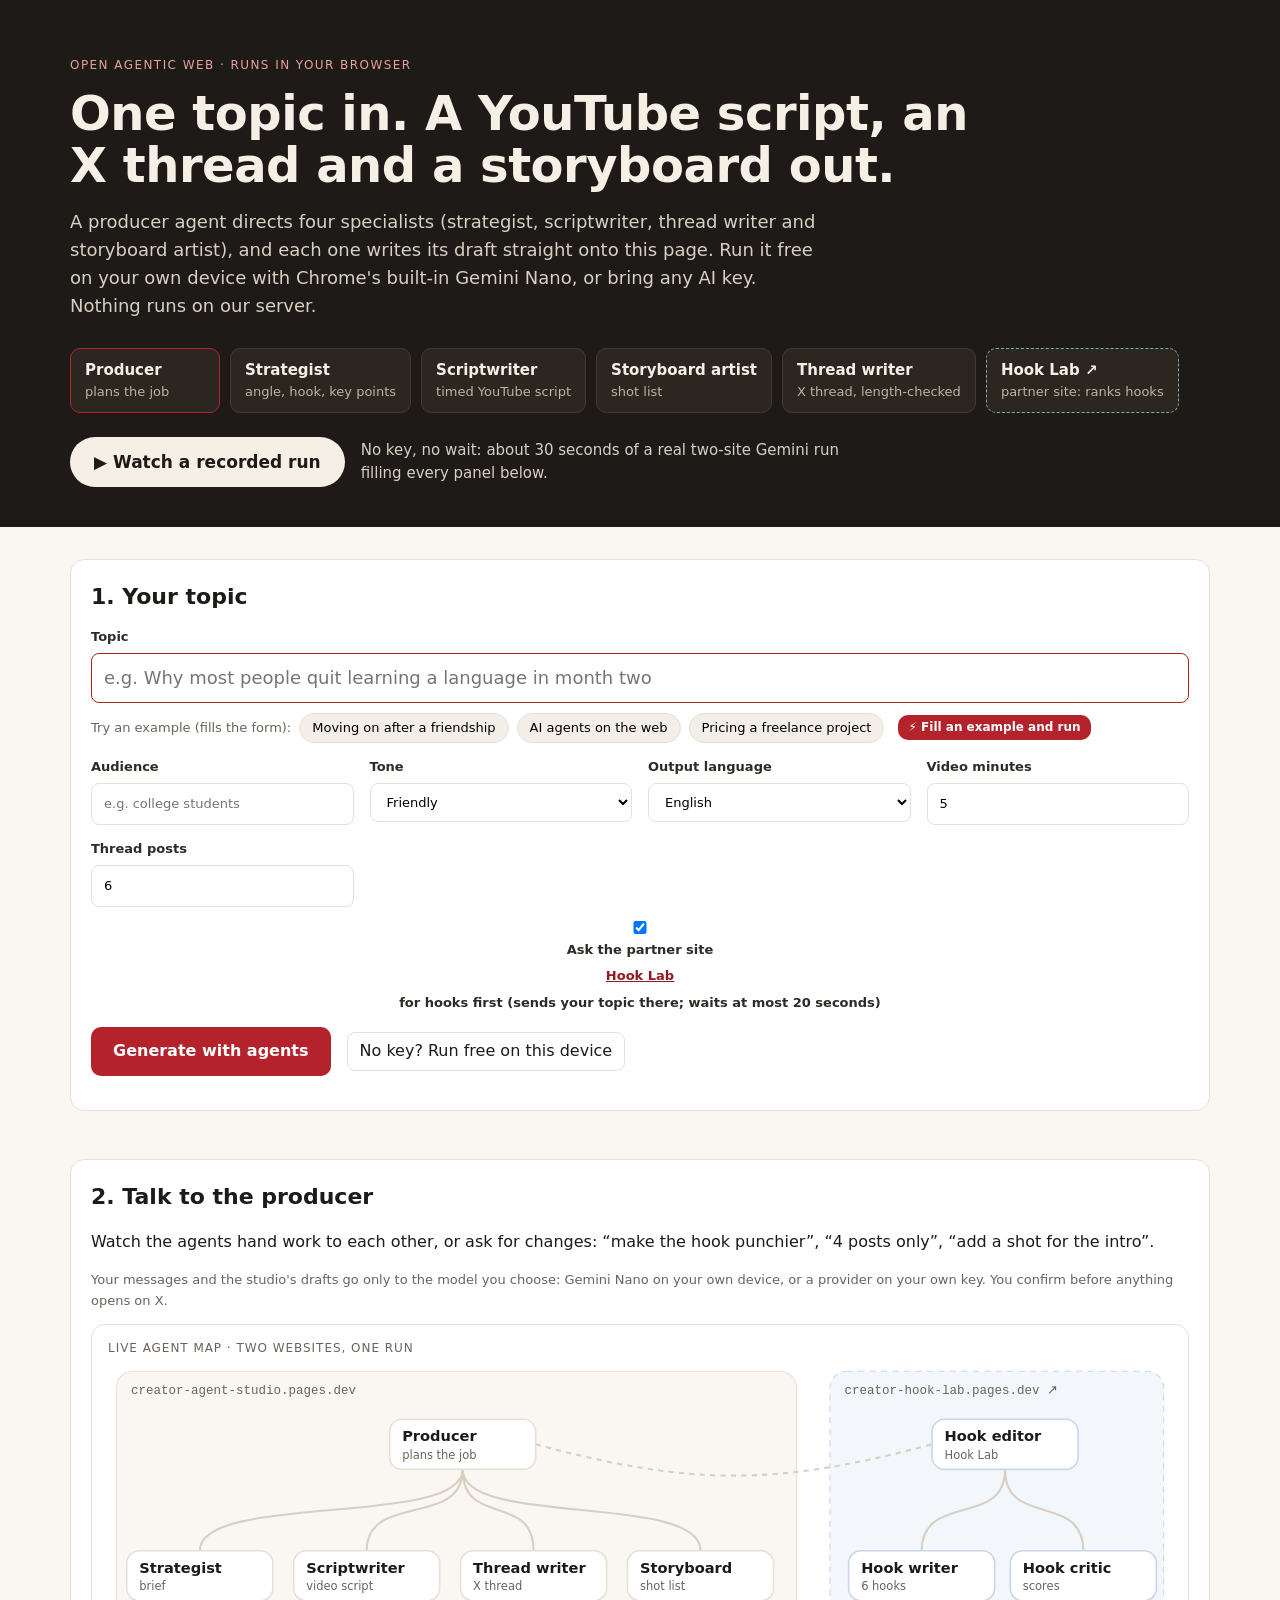
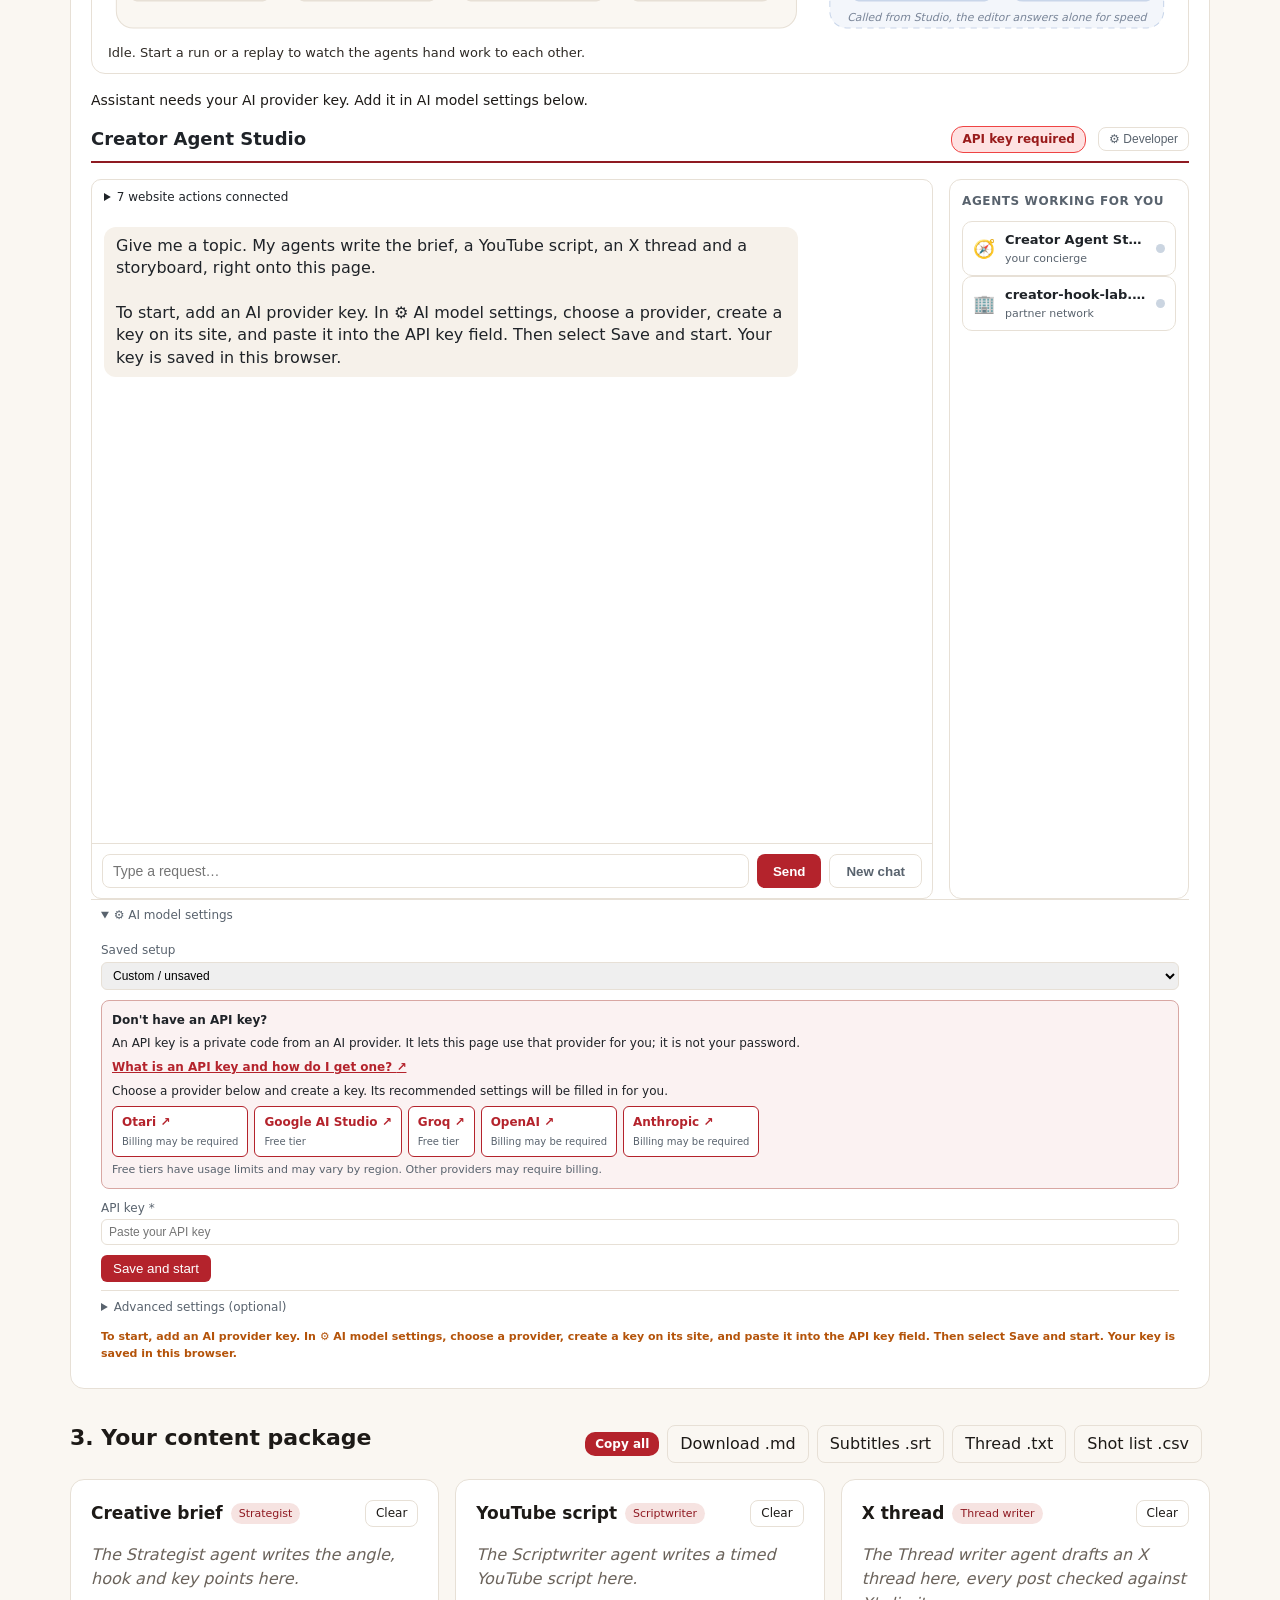
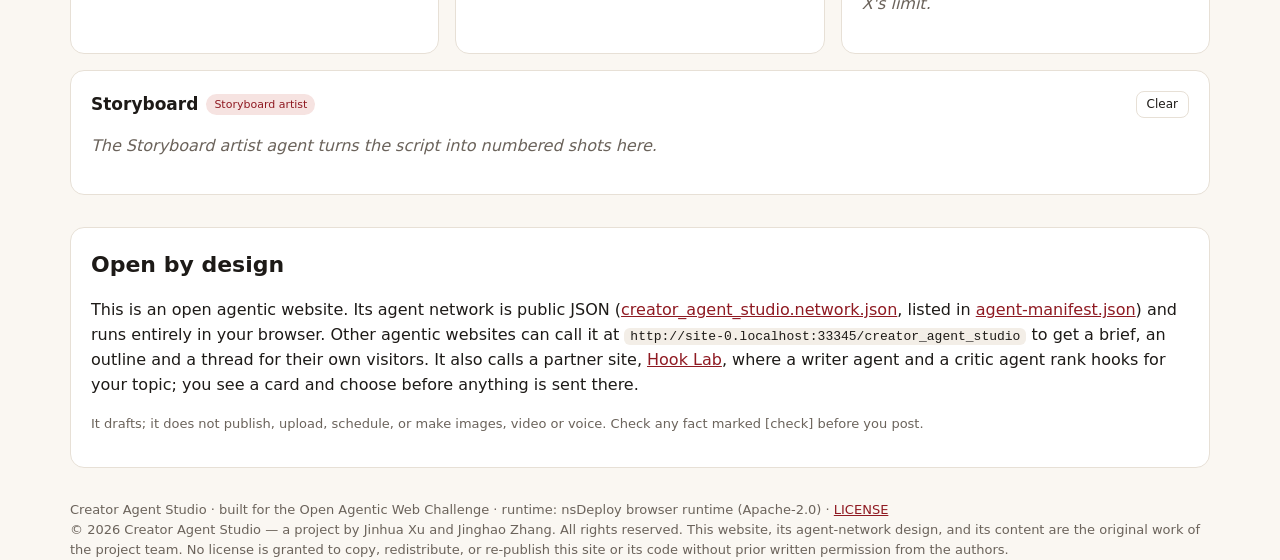
<file: index.html>
<!doctype html>
<html lang="en">
  <head>
    <meta charset="utf-8">
    <meta name="viewport" content="width=device-width, initial-scale=1">
    <title>Creator Agent Studio · one topic, four agents, every format</title>
    <meta name="description" content="An open agentic website: a producer agent and four specialists turn one topic into a creative brief, a YouTube script, an X thread and a storyboard, running in your browser on Chrome's built-in Gemini Nano (no key) or your own AI key.">
    <link rel="stylesheet" href="assistant.css">
    <link rel="stylesheet" href="styles.css">
    <script type="module" src="js/page.js"></script>
    <script type="module" src="site.js"></script>
  </head>
  <body>
    <header class="hero">
      <div class="wrap">
        <p class="eyebrow">Open Agentic Web · runs in your browser</p>
        <h1>One topic in. A YouTube script, an X thread and a storyboard out.</h1>
        <p class="lede">A producer agent directs four specialists (strategist, scriptwriter, thread writer and storyboard artist), and each one writes its draft straight onto this page. Run it free on your own device with Chrome's built-in Gemini Nano, or bring any AI key. Nothing runs on our server.</p>
        <ol class="team" aria-label="The agent team">
          <li><strong>Producer</strong><span>plans the job</span></li>
          <li><strong>Strategist</strong><span>angle, hook, key points</span></li>
          <li><strong>Scriptwriter</strong><span>timed YouTube script</span></li>
          <li><strong>Storyboard artist</strong><span>shot list</span></li>
          <li><strong>Thread writer</strong><span>X thread, length-checked</span></li>
          <li class="partner"><strong>Hook Lab ↗</strong><span>partner site: ranks hooks</span></li>
        </ol>
        <p class="hero-cta">
          <button type="button" id="replay" class="replay-cta">▶ Watch a recorded run</button>
          <span>No key, no wait: about 30 seconds of a real two-site Gemini run filling every panel below.</span>
        </p>
      </div>
    </header>

    <main class="wrap">
      <section class="card settings" aria-labelledby="settings-heading">
        <h2 id="settings-heading">1. Your topic</h2>
        <form id="studio-form" novalidate>
          <label class="wide">Topic
            <input id="topic" name="topic" maxlength="300" placeholder="e.g. Why most people quit learning a language in month two" required>
          </label>
          <p class="examples">Try an example (fills the form):
            <button type="button" class="chip" data-example="How to move on after a friendship ends" data-audience="Young adults" data-tone="Friendly">Moving on after a friendship</button>
            <button type="button" class="chip" data-example="How AI agents will change the open web" data-audience="Curious tech fans" data-tone="Expert">AI agents on the web</button>
            <button type="button" class="chip" data-example="How to price your first freelance project" data-audience="New freelancers" data-tone="Expert">Pricing a freelance project</button>
            <button type="button" id="run-example" class="primary small">⚡ Fill an example and run</button>
          </p>
          <label>Audience
            <input id="audience" name="audience" maxlength="200" placeholder="e.g. college students">
          </label>
          <label>Tone <select id="tone" name="tone"></select></label>
          <label>Output language <select id="language" name="language"></select></label>
          <label>Video minutes <input id="videoMinutes" name="videoMinutes" type="number" min="1" max="20" step="0.5"></label>
          <label>Thread posts <input id="threadPosts" name="threadPosts" type="number" min="3" max="12" step="1"></label>
          <label class="wide check"><input id="use-hooklab" type="checkbox" checked> Ask the partner site <a href="https://creator-hook-lab.pages.dev/">Hook Lab</a> for hooks first (sends your topic there; waits at most 20 seconds)</label>
          <div class="wide actions">
            <button type="submit" class="primary">Generate with agents</button>
            <button type="button" id="run-nano" class="ghost">No key? Run free on this device</button>
            <span id="form-status" role="status"></span>
          </div>
          <p id="nano-note" class="wide small" hidden></p>
          <div class="wide">
            <ol id="replay-log" class="replay-log" aria-live="polite"></ol>
          </div>
        </form>
      </section>

      <section id="assistant" class="assistant" aria-labelledby="assistant-heading">
        <h2 id="assistant-heading">2. Talk to the producer</h2>
        <p>Watch the agents hand work to each other, or ask for changes: “make the hook punchier”, “4 posts only”, “add a shot for the intro”.</p>
        <p class="assistant-note">Your messages and the studio's drafts go only to the model you choose: Gemini Nano on your own device, or a provider on your own key. You confirm before anything opens on X.</p>
        <figure class="graph-card" aria-labelledby="graph-heading">
          <figcaption id="graph-heading">Live agent map · two websites, one run</figcaption>
          <div id="agent-graph"></div>
        </figure>
        <p id="assistant-status" role="status">Connecting the agents… If this message stays, they could not load. You can still use the page directly.</p>
        <div id="agent-app">
          <div data-ns-slot="header"></div>
          <div class="assistant-panels">
            <div data-ns-slot="chat"></div>
            <div data-ns-slot="agents"></div>
          </div>
          <div data-ns-slot="settings"></div>
        </div>
      </section>

      <section id="results" class="outputs" aria-labelledby="outputs-heading">
        <div class="outputs-head">
          <h2 id="outputs-heading">3. Your content package</h2>
          <div class="export">
            <button type="button" id="copy-md" class="primary small">Copy all</button>
            <button type="button" id="download-md" class="ghost">Download .md</button>
            <button type="button" id="download-srt" class="ghost">Subtitles .srt</button>
            <button type="button" id="download-thread" class="ghost">Thread .txt</button>
            <button type="button" id="download-csv" class="ghost">Shot list .csv</button>
            <span id="export-status" role="status"></span>
          </div>
        </div>
        <div id="collab-card" class="collab" hidden aria-live="polite"></div>
        <div class="grid">
          <article class="card" id="brief-card">
            <header><h3>Creative brief</h3><span class="tag">Strategist</span><button type="button" class="small retry" data-retry="brief" hidden>Retry this agent</button><button type="button" class="ghost small" data-clear="brief">Clear</button></header>
            <div id="brief-body"></div>
          </article>
          <article class="card" id="script-card">
            <header><h3>YouTube script</h3><span class="tag">Scriptwriter</span><button type="button" class="small retry" data-retry="youtubeScript" hidden>Retry this agent</button><button type="button" class="ghost small" data-clear="youtubeScript">Clear</button></header>
            <div id="script-body"></div>
          </article>
          <article class="card" id="thread-card">
            <header><h3>X thread</h3><span class="tag">Thread writer</span><button type="button" class="small retry" data-retry="xThread" hidden>Retry this agent</button><button type="button" class="ghost small" data-clear="xThread">Clear</button></header>
            <div id="thread-body"></div>
          </article>
          <article class="card span2" id="storyboard-card">
            <header><h3>Storyboard</h3><span class="tag">Storyboard artist</span><button type="button" class="small retry" data-retry="storyboard" hidden>Retry this agent</button><button type="button" class="ghost small" data-clear="storyboard">Clear</button></header>
            <div id="storyboard-body"></div>
          </article>
        </div>
      </section>

      <section class="card about" aria-labelledby="about-heading">
        <h2 id="about-heading">Open by design</h2>
        <p>This is an open agentic website. Its agent network is public JSON (<a href="creator_agent_studio.network.json">creator_agent_studio.network.json</a>, listed in <a href="agent-manifest.json">agent-manifest.json</a>) and runs entirely in your browser. Other agentic websites can call it at <code id="network-url">this-site/creator_agent_studio</code> to get a brief, an outline and a thread for their own visitors. It also calls a partner site, <a id="hooklab-link" href="https://creator-hook-lab.pages.dev/">Hook Lab</a>, where a writer agent and a critic agent rank hooks for your topic; you see a card and choose before anything is sent there.</p>
        <p class="small">It drafts; it does not publish, upload, schedule, or make images, video or voice. Check any fact marked [check] before you post.</p>
      </section>
    </main>
    <footer class="wrap small">Creator Agent Studio · built for the Open Agentic Web Challenge · runtime: nsDeploy browser runtime (Apache-2.0) · <a href="LICENSE">LICENSE</a><br><span class="copyright">© 2026 Creator Agent Studio — a project by Jinhua Xu and Jinghao Zhang. All rights reserved. This website, its agent-network design, and its content are the original work of the project team. No license is granted to copy, redistribute, or re-publish this site or its code without prior written permission from the authors.</span></footer>
    <script type="module">
      const url = new URL("creator_agent_studio", new URL("./", location.href));
      document.getElementById("network-url").textContent = url.href;
    </script>
  </body>
</html>
</file>
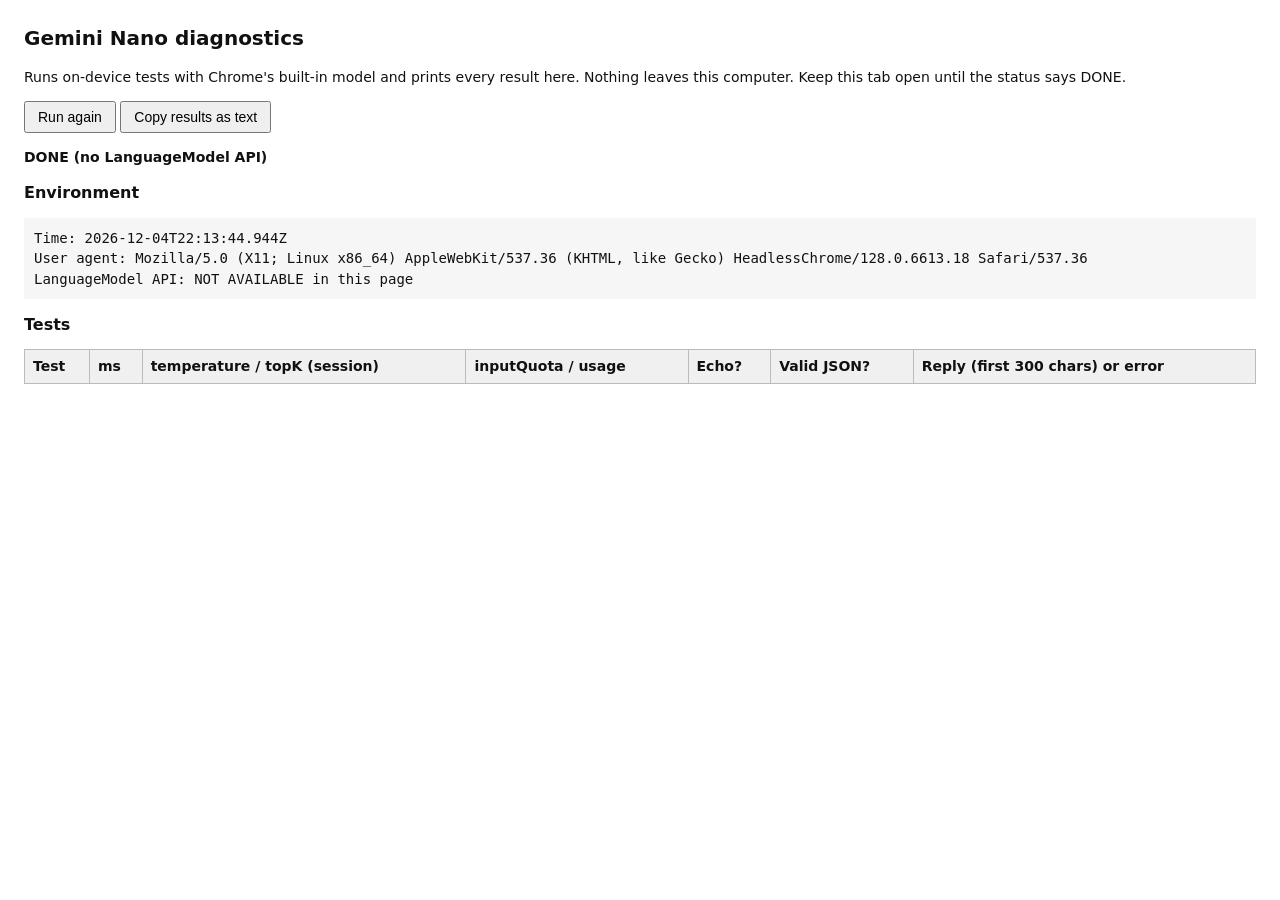
<file: nano-diag.html>
<!doctype html>
<html lang="en">
<head>
<meta charset="utf-8">
<meta name="viewport" content="width=device-width, initial-scale=1">
<meta name="robots" content="noindex">
<title>Gemini Nano diagnostics · Creator Agent Studio</title>
<style>
  body { font: 14px/1.45 system-ui, sans-serif; margin: 24px; color: #111; }
  h1 { font-size: 20px; margin: 0 0 6px; }
  #status { margin: 10px 0; font-weight: 600; }
  table { border-collapse: collapse; width: 100%; margin-top: 12px; }
  th, td { border: 1px solid #bbb; padding: 6px 8px; vertical-align: top; text-align: left; }
  th { background: #f0f0f0; }
  td.reply { font-family: ui-monospace, monospace; white-space: pre-wrap; word-break: break-word; max-width: 520px; }
  .bad { background: #ffe3e3; } .good { background: #e3ffe6; }
  pre { background: #f6f6f6; padding: 10px; white-space: pre-wrap; word-break: break-word; }
  button { font-size: 14px; padding: 6px 12px; }
</style>
</head>
<body>
<h1>Gemini Nano diagnostics</h1>
<p>Runs on-device tests with Chrome's built-in model and prints every result here. Nothing leaves this computer. Keep this tab open until the status says DONE.</p>
<p><button id="run">Run again</button> <button id="copy">Copy results as text</button></p>
<div id="status">Starting…</div>
<h2 style="font-size:16px">Environment</h2>
<pre id="env"></pre>
<h2 style="font-size:16px">Tests</h2>
<table>
  <thead><tr><th>Test</th><th>ms</th><th>temperature / topK (session)</th><th>inputQuota / usage</th><th>Echo?</th><th>Valid JSON?</th><th>Reply (first 300 chars) or error</th></tr></thead>
  <tbody id="rows"></tbody>
</table>
<script type="module">
const $ = (s) => document.querySelector(s);
const OPTS = {
  expectedInputs: [{type: "text", languages: ["en"]}],
  expectedOutputs: [{type: "text", languages: ["en"]}],
};
const ASK = 'Reply with JSON: {"type":"answer","content":"hello"}';
const SCHEMA = {type: "object", required: ["type", "content"], additionalProperties: false,
  properties: {type: {type: "string", enum: ["answer"]}, content: {type: "string"}}};
const LONG_INSTR = "INSTRUCTIONS\nYou are the producer on the Creator Agent Studio website. You help YouTube and X creators turn one topic into a creative brief, a YouTube script, an X thread and a storyboard, by directing four specialist agents. " +
  "Start each turn by reading the studio state. Call the content strategist first, then the scriptwriter and thread writer, then the storyboard artist. ".repeat(6) +
  '\nAnswer with exactly one JSON object: {"type":"answer","content":"..."}\nUser: Create the package for the topic "a child with autism".';
const ECHO = /User:|INSTRUCTIONS|TopK|Temp:|CPU backend|Fastest inference/i;
let lines = [];

function env(text) { $("#env").textContent += text + "\n"; lines.push(text); }
function status(t) { $("#status").textContent = t; }
function row(r) {
  const tr = document.createElement("tr");
  tr.className = r.error || r.echo === "YES" || r.json === "no" ? "bad" : "good";
  const cells = [r.test, r.ms ?? "", r.sampling ?? "", r.quota ?? "", r.echo ?? "", r.json ?? "", r.error ? "ERROR " + r.error : r.reply];
  cells.forEach((c, i) => { const td = document.createElement("td"); td.textContent = String(c); if (i === 6) td.className = "reply"; tr.appendChild(td); });
  $("#rows").appendChild(tr);
  lines.push(`[${r.test}] ms=${r.ms} sampling=${r.sampling} quota=${r.quota} echo=${r.echo} json=${r.json} :: ${r.error ? "ERROR " + r.error : r.reply}`);
}
function isJson(s) { try { const o = JSON.parse(s.trim()); return o && typeof o === "object" ? "yes" : "no"; } catch { return "no"; } }

async function test(name, makeSession, prompt = ASK, promptOpts = {}) {
  status(`Running: ${name}…`);
  const t0 = performance.now();
  let s;
  try {
    s = await makeSession();
    let usage = "";
    try { if (s.measureInputUsage) usage = await s.measureInputUsage(prompt, promptOpts); } catch (e) { usage = "measure ERR " + e.message; }
    const t1 = performance.now();
    const out = await s.prompt(prompt, promptOpts);
    row({test: name, ms: Math.round(performance.now() - t1),
      sampling: `${s.temperature} / ${s.topK}`, quota: `${s.inputQuota} / ${usage}`,
      echo: ECHO.test(out) ? "YES" : "no", json: isJson(out), reply: out.slice(0, 300)});
  } catch (e) {
    row({test: name, ms: Math.round(performance.now() - t0), error: `${e.name}: ${e.message}`});
  } finally { try { s?.destroy(); } catch {} }
}

async function run() {
  $("#rows").innerHTML = ""; $("#env").textContent = ""; lines = [];
  env("Time: " + new Date().toISOString());
  env("User agent: " + navigator.userAgent);
  const LM = globalThis.LanguageModel;
  if (!LM) { env("LanguageModel API: NOT AVAILABLE in this page"); status("DONE (no LanguageModel API)"); return; }
  env("LanguageModel API: present");
  let avail;
  try { avail = await LM.availability(OPTS); } catch (e) { avail = "ERR " + e.message; }
  env("availability(en): " + avail);
  try { env("availability(no options): " + await LM.availability()); } catch (e) { env("availability(no options): ERR " + e.message); }
  try { env("params(): " + JSON.stringify(await LM.params?.())); } catch (e) { env("params(): ERR " + e.message); }
  if (avail !== "available") {
    status(`Model is "${avail}", not "available". Click "Run again" once (a click lets Chrome download it), wait, then run again.`);
    if (!navigator.userActivation?.isActive) return;
  }

  await test("1 fresh, plain prompt, no schema", () => LM.create(OPTS));
  await test("1b fresh + JSON schema (responseConstraint)", () => LM.create(OPTS), ASK, {responseConstraint: SCHEMA});
  await test("2 clone of a base session + schema (old site path)", async () => { const b = await LM.create(OPTS); return b.clone(); }, ASK, {responseConstraint: SCHEMA});
  await test("3 system role via initialPrompts + schema", () => LM.create({...OPTS,
    initialPrompts: [{role: "system", content: "You only answer with one JSON object."}]}), ASK, {responseConstraint: SCHEMA});
  await test("4 create with temperature 0.2, topK 32", () => LM.create({...OPTS, temperature: 0.2, topK: 32}));
  await test("5 long producer-style prompt in body + schema (site path)", () => LM.create({...OPTS, temperature: 0.2, topK: 32}), LONG_INSTR, {responseConstraint: SCHEMA});
  await test("6 long instructions as system role + schema", () => LM.create({...OPTS,
    initialPrompts: [{role: "system", content: LONG_INSTR.split("\nUser:")[0]}]}), 'Create the package for the topic "a child with autism".', {responseConstraint: SCHEMA});
  await test("7 fresh, plain 'Hello'", () => LM.create(OPTS), "Hello");
  status("DONE. Copy the results with the button above.");
}

$("#run").addEventListener("click", run);
$("#copy").addEventListener("click", async () => {
  try { await navigator.clipboard.writeText(lines.join("\n")); $("#copy").textContent = "Copied"; } catch { $("#copy").textContent = "Copy failed: select the page text"; }
});
run();
</script>
</body>
</html>
</file>
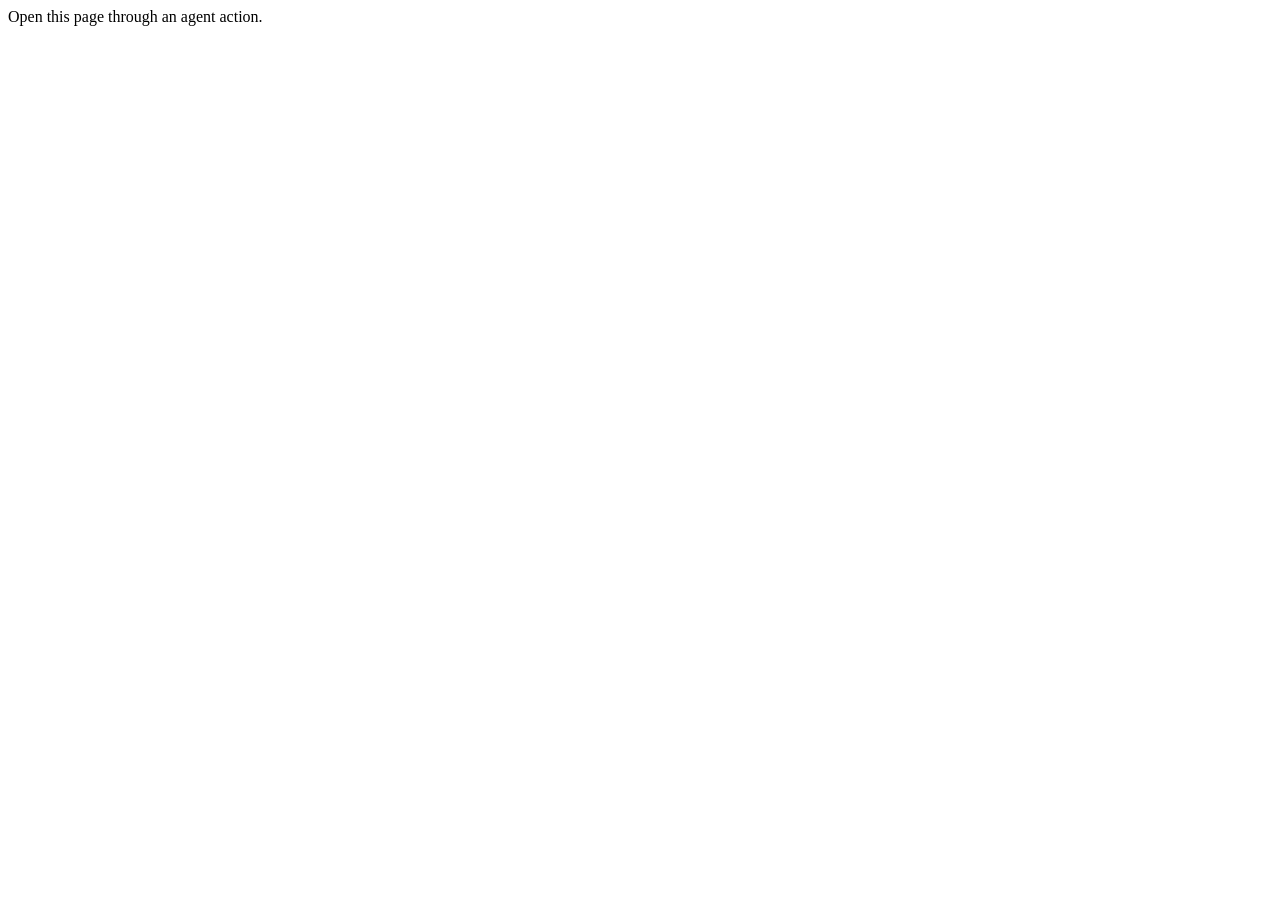
<file: bridge/action-bridge.html>
<!doctype html>
<!--
  Action bridge, copied here by build_network.mjs. Do not edit it.
  Other agent sites load this page in a hidden frame before they run this site's network.
  It reads agent-manifest.json in this folder, which lists no action module, so it shares
  no actions and loads none of the site's own code. Do not block framing for this folder.
-->
<html lang="en">
  <head>
    <meta charset="utf-8">
    <meta name="robots" content="noindex">
    <title>Action bridge</title>
    <script type="module" src="../runtime/action-bridge.js"></script>
  </head>
  <body></body>
</html>
</file>
<file: assistant.css>
/* Assistant layout. Append to the site's stylesheet and set the colors to the site's palette. */
.assistant { margin-top: 48px; }

/* The runtime reads these variables for its chat, settings and agent panels.
   The chat background below also uses --ns-bg. White text sits on --ns-primary (the
   visitor's messages, Send, and the chat form and settings buttons) and on --ns-accent
   (Send while a turn is steered), so give both at least 4.5:1 contrast with white.
   --ns-accent also underlines the chat header. */
#agent-app {
  --ns-font: system-ui, sans-serif;
  --ns-bg: #ffffff;
  --ns-fg: #1f2328;
  --ns-primary: #2563eb;
  --ns-accent: #2563eb;
  --ns-border: #d0d7de;
  --ns-panelbg: #ffffff;
  --ns-msgbg: #f6f8fa;
  --ns-muted: #59636e;
}

.assistant-panels {
  display: grid;
  grid-template-columns: minmax(0, 1fr) 240px;
  gap: 16px;
  margin-top: 16px;
}

/* Set the height once the runtime has mounted the chat, so a failed load leaves no
   empty box. */
#agent-app.ns-composed-app [data-ns-slot="chat"] { height: 720px; }
/* The runtime gives the chat no background of its own. Keep --ns-msgbg different from
   --ns-bg, or bot replies lose their bubble. */
#agent-app .ns-chat { background: var(--ns-bg); }

/* Site-wide form rules often stretch the runtime's own controls. Undo them here. */
#agent-app input[type="checkbox"],
#agent-app input[type="radio"] { width: auto; }
#agent-app .ns-header { flex-wrap: wrap; }
/* Site label rules add margins and bold text, and the inputs inside the labels inherit
   the weight. */
#agent-app .ns-settings-body label { margin: 4px 0; font-weight: 400; }
/* Chat forms label radio groups with a legend, so site legend fonts would reach them. */
#agent-app .ns-w-label { font-family: inherit; }
/* Site label rules add margins to chat form fields and make their options bold. */
#agent-app .ns-widget label { margin: 0; }
#agent-app .ns-w-radio label,
#agent-app .ns-w-multi label,
#agent-app .ns-w-toggle { font-weight: 400; }
/* The runtime sizes radio and multi-choice options but not the checkbox label. */
#agent-app .ns-w-toggle { font-size: 13px; }
/* The runtime spaces its buttons with gap. A site's button margin pushes Send below the input. */
#agent-app button { margin: 0; }
/* Chat choices are buttons with a light background. A site's button color can hide their
   titles. */
#agent-app .ns-w-choice { color: var(--ns-fg); }
/* A site's button:hover background also reaches the runtime's plain buttons, behind
   their dark text. Keep the runtime's own backgrounds. */
#agent-app .ns-devtoggle:not(.on):hover,
#agent-app .ns-modal-close:hover { background: transparent; }
#agent-app .ns-w-choice:disabled:hover { background: #fafbfc; }
/* The runtime's message rule hides the partner consent card's own background, and its
   Decline label then has too little contrast. */
#agent-app .ns-consent { background: #fffbeb; }
/* While a consent card waits, the status line above it already says "Contacting", though
   nothing has been sent. Hide it until the visitor answers. */
#agent-app .ns-msgs:has(.ns-consent-actions) > .ns-turn-status { display: none; }
/* Long links in a reply would run out of the bubble on a phone. "anywhere" would also
   let the consent card's buttons shrink and split their labels. */
#agent-app .ns-msg { overflow-wrap: break-word; }
/* On a phone the consent card is too narrow for its three buttons in one row, and
   "Always allow" breaks onto two lines. Keep each label whole and wrap the row. */
#agent-app .ns-consent-actions { flex-wrap: wrap; }
#agent-app .ns-consent-actions button { white-space: nowrap; }

/* site.js and the runtime add their confirmation dialogs to <body>, outside #agent-app.
   Site h2 rules reach the heading, and the two buttons touch. A right margin keeps
   wrapped buttons lined up on the left. */
body > dialog h2 { margin: 0 0 12px; font: 700 1.25em system-ui, sans-serif; }
body > dialog button { margin-right: 8px; }
/* site.js's dialog: the details in two columns, and a plain decline button, so the two
   choices do not look the same. */
.assistant-review { max-width: 640px; width: 85%; max-height: 85vh; overflow: auto; border: 1px solid #888; border-radius: 12px; padding: 24px; font: 16px system-ui, sans-serif; }
.assistant-review dl { display: grid; grid-template-columns: fit-content(40%) 1fr; gap: 4px 16px; margin: 12px 0; }
.assistant-review dt { font-weight: 600; }
.assistant-review dd { margin: 0; overflow-wrap: anywhere; }
.assistant-review details { margin: 12px 0; }
.assistant-review pre { white-space: pre-wrap; overflow-wrap: anywhere; }
.assistant-review .assistant-decline { background: transparent; color: inherit; border: 1px solid currentColor; }

@media (max-width: 760px) {
  .assistant-panels { grid-template-columns: 1fr; }
  /* On a phone, each detail goes under its label, so an email is not split. */
  .assistant-review dl { grid-template-columns: 1fr; gap: 0; }
  .assistant-review dd { margin-bottom: 8px; }
}
</file>
<file: styles.css>
:root {
  --ink: #1d1a17;
  --muted: #6b635b;
  --paper: #faf7f2;
  --card: #ffffff;
  --line: #e7e0d6;
  --red: #b4232c;
  --red-dark: #8f1a22;
  --ink-soft: #2f2a25;
  font-family: "Inter", system-ui, -apple-system, "Segoe UI", sans-serif;
}
* { box-sizing: border-box; }
body { margin: 0; background: var(--paper); color: var(--ink); line-height: 1.55; }
.wrap { max-width: 1180px; margin: 0 auto; padding: 0 20px; }
a { color: var(--red-dark); }
.small { font-size: 13px; color: var(--muted); }

.hero { background: var(--ink); color: #f6efe6; padding: 56px 0 40px; margin-bottom: 32px; }
.eyebrow { text-transform: uppercase; letter-spacing: .12em; font-size: 12px; color: #e6a29a; margin: 0 0 12px; }
.hero h1 { font-size: clamp(28px, 4.2vw, 48px); line-height: 1.1; margin: 0 0 16px; max-width: 900px; letter-spacing: -0.01em; }
.lede { max-width: 760px; color: #d9cfc3; font-size: 18px; margin: 0 0 28px; }
.team { list-style: none; display: flex; flex-wrap: wrap; gap: 10px; padding: 0; margin: 0; counter-reset: step; }
.team li { background: #2c2621; border: 1px solid #45392f; border-radius: 10px; padding: 10px 14px; display: flex; flex-direction: column; min-width: 150px; }
.team li strong { font-size: 15px; }
.team li span { font-size: 13px; color: #bfb2a3; }
.team li:first-child { border-color: var(--red); }

h2 { font-size: 22px; margin: 0 0 12px; }
.card { background: var(--card); border: 1px solid var(--line); border-radius: 14px; padding: 20px; }
section.card, .assistant, .outputs { margin-bottom: 32px; }

#studio-form { display: grid; grid-template-columns: repeat(4, minmax(0, 1fr)); gap: 14px 16px; }
#studio-form label { display: flex; flex-direction: column; font-size: 13px; font-weight: 600; color: var(--ink-soft); gap: 6px; }
#studio-form .wide { grid-column: 1 / -1; }
#studio-form input, #studio-form select { font: inherit; font-weight: 400; padding: 10px 12px; border: 1px solid var(--line); border-radius: 8px; background: #fff; width: 100%; }
#studio-form input#topic { font-size: 18px; }
.examples { grid-column: 1 / -1; margin: -4px 0 0; font-size: 13px; color: var(--muted); display: flex; flex-wrap: wrap; gap: 8px; align-items: center; }
.chip { border: 1px solid var(--line); background: #f3eee7; border-radius: 999px; padding: 4px 12px; font: inherit; cursor: pointer; }
.chip:hover { border-color: var(--red); }
.actions { display: flex; align-items: center; gap: 16px; }
button.primary { background: var(--red); color: #fff; border: 0; border-radius: 10px; padding: 12px 22px; font: inherit; font-weight: 700; cursor: pointer; }
button.primary:hover { background: var(--red-dark); }
button.ghost { background: transparent; border: 1px solid var(--line); border-radius: 8px; padding: 6px 12px; font: inherit; cursor: pointer; color: var(--ink); }
button.ghost:hover { border-color: var(--ink); }
button.small { font-size: 12px; padding: 3px 10px; }
#form-status, #export-status { font-size: 14px; color: var(--muted); }

.outputs-head { display: flex; justify-content: space-between; align-items: center; flex-wrap: wrap; gap: 12px; margin-bottom: 12px; }
.export { display: flex; gap: 8px; align-items: center; }
.grid { display: grid; grid-template-columns: repeat(3, minmax(0, 1fr)); gap: 16px; }
.grid .span2 { grid-column: 1 / -1; }
.card header { display: flex; align-items: center; gap: 8px; margin-bottom: 12px; }
.card header h3 { margin: 0; font-size: 17px; }
.card header .tag { font-size: 11px; background: #f6e3e1; color: var(--red-dark); padding: 2px 8px; border-radius: 999px; }
.card header button { margin-left: auto; }
.empty { color: var(--muted); font-style: italic; }
.card dl { margin: 0; display: grid; grid-template-columns: max-content 1fr; gap: 6px 12px; }
.card dt { font-weight: 700; font-size: 13px; }
.card dd { margin: 0; }
.card h4 { margin: 14px 0 6px; font-size: 14px; }
.card ul { margin: 0; padding-left: 18px; }
.facts li { color: var(--red-dark); }
.hook { font-weight: 600; }
.beat { border-left: 3px solid var(--line); padding-left: 10px; margin: 10px 0; }
.beat p { margin: 4px 0; white-space: pre-wrap; }
.broll { font-size: 13px; color: var(--muted); }
.desc { white-space: pre-wrap; font-size: 14px; }
.posts { padding-left: 0; list-style: none; margin: 0; display: flex; flex-direction: column; gap: 10px; }
.posts li { border: 1px solid var(--line); border-radius: 10px; padding: 10px 12px; }
.posts p { margin: 0 0 8px; white-space: pre-wrap; }
.post-meta { display: flex; gap: 12px; align-items: center; font-size: 12px; color: var(--muted); }
.post-meta button { margin-left: auto; }
.warn { color: var(--red-dark); font-weight: 700; }
.shots { display: grid; grid-template-columns: repeat(auto-fill, minmax(220px, 1fr)); gap: 12px; margin-top: 8px; }
.shot { border: 1px solid var(--line); border-radius: 10px; padding: 12px; background: #fdfbf8; }
.shot-no { font-weight: 800; font-size: 13px; color: var(--red-dark); }
.shot-sec { font-size: 12px; color: var(--muted); margin-bottom: 6px; }
.shot .visual { margin: 0 0 6px; }
.shot .small { margin: 2px 0; }
.flash { animation: flash 1.2s ease; }
@keyframes flash { from { box-shadow: 0 0 0 3px var(--red); } to { box-shadow: 0 0 0 0 transparent; } }
.about code { background: #f3eee7; padding: 1px 6px; border-radius: 6px; word-break: break-all; }
footer { padding: 24px 20px 48px; }

/* Assistant colors match the site. */
#agent-app { --ns-primary: #b4232c; --ns-accent: #8f1a22; --ns-msgbg: #f6f1ea; --ns-border: #e7e0d6; }
.assistant { background: var(--card); border: 1px solid var(--line); border-radius: 14px; padding: 20px; }
.assistant-note { font-size: 13px; color: var(--muted); }
#assistant-status { font-size: 14px; }

@media (max-width: 900px) {
  #studio-form { grid-template-columns: 1fr 1fr; }
  .grid { grid-template-columns: 1fr; }
}

.team li.partner { border-style: dashed; border-color: #6fb79f; }
.hook-ideas li { color: var(--ink-soft); font-style: italic; }

.replay-log { margin: 0; padding-left: 1.2em; font-size: .9rem; color: var(--ink-soft); }
.replay-log li { margin: .2em 0; animation: fadein .4s ease; }
@keyframes fadein { from { opacity: 0; transform: translateY(4px); } to { opacity: 1; } }

/* Live agent map */
.graph-card { margin: 0 0 16px; background: #fff; border: 1px solid var(--line); border-radius: 14px; padding: 14px 16px 10px; }
.graph-card figcaption { font-size: 12px; text-transform: uppercase; letter-spacing: .08em; color: var(--muted); margin-bottom: 6px; }
#agent-graph svg { width: 100%; height: auto; display: block; }
.g-site { fill: #faf7f2; stroke: var(--line); }
.g-site.partner { fill: #f3f6fb; stroke: #c9d6ea; stroke-dasharray: 6 5; }
.g-sitelabel { font-size: 12px; fill: var(--muted); font-family: ui-monospace, monospace; }
.g-crosslabel { font-size: 11px; fill: #2f5d9e; font-weight: 600; }
.g-edge { fill: none; stroke: #d8cfc3; stroke-width: 2; transition: stroke .2s; }
.g-edge.cross { stroke-dasharray: 5 5; }
.g-edge.used { stroke: #9a8f84; }
.g-edge.live { stroke: var(--red); stroke-width: 3; stroke-dasharray: 8 6; animation: g-flow .6s linear infinite; }
.g-edge.cross.live { stroke: #2f5d9e; }
@keyframes g-flow { to { stroke-dashoffset: -14; } }
.g-node rect { fill: #fff; stroke: var(--line); stroke-width: 1.5; transition: all .2s; }
.g-node.hooklab rect { stroke: #c9d6ea; }
.g-label { font-size: 14px; font-weight: 700; fill: var(--ink); }
.g-role { font-size: 11px; fill: var(--muted); }
.g-badge { font-size: 11px; font-weight: 700; fill: var(--red-dark); }
.g-node.active rect { stroke: var(--red); stroke-width: 3; fill: #fff4f2; }
.g-node.hooklab.active rect { stroke: #2f5d9e; fill: #eef4ff; }
.g-node.done rect { stroke: #16a34a; }
.g-status { margin: 6px 0 0; font-size: 13px; color: var(--ink-soft); min-height: 20px; }
#nano-note { margin: 0; }
@media (prefers-reduced-motion: reduce) { .g-edge.live { animation: none; } }

.g-footnote { font-size: 10.5px; fill: #7a8699; font-style: italic; }

#form-status.error, #nano-note.error { color: #b42318; font-weight: 600; }
#studio-form input:invalid { border-color: #b42318; }

.hero-cta { display: flex; flex-wrap: wrap; align-items: center; gap: 12px 16px; margin: 24px 0 0; }
.hero-cta span { color: #d8cfc4; font-size: 15px; max-width: 520px; }
button.replay-cta { background: #f6efe6; color: var(--ink); border: 0; border-radius: 999px; padding: 12px 24px; font: inherit; font-size: 17px; font-weight: 700; cursor: pointer; }
button.replay-cta:hover { background: #fff; }
button.replay-cta:disabled { opacity: .6; cursor: default; }
.shot-title { margin: 4px 0 2px; font-size: 15px; }
#nano-note.warn { color: #8a5a00; }

label.check { display: flex; flex-direction: row; align-items: center; gap: 8px; font-size: 14px; }
label.check input { width: auto; margin: 0; }

.collab { margin: 0 0 16px; padding: 14px 16px; border: 2px solid #f59e0b; border-radius: 14px; background: linear-gradient(90deg, #fffbeb, #eff6ff); }
.collab h3 { margin: 0 0 4px; font-size: 16px; }
.collab .flow { display: flex; flex-wrap: wrap; align-items: center; gap: 8px; font-weight: 600; margin: 6px 0; }
.collab .site { padding: 4px 10px; border-radius: 999px; background: #fff; border: 1px solid #cbd5e1; }
.collab .site.partner { border-color: #f59e0b; }
.collab .arrow { color: #64748b; }
.collab ol { margin: 6px 0 0 18px; padding: 0; }
.collab li { margin: 2px 0; }
.collab .used { font-size: 12px; font-weight: 700; color: #166534; background: #dcfce7; border-radius: 6px; padding: 1px 6px; margin-left: 6px; }
.collab.off { border-color: #cbd5e1; background: #f8fafc; }
.src { white-space: nowrap; font-size: 11px; font-weight: 700; border-radius: 6px; padding: 1px 6px; margin-left: 6px; vertical-align: middle; }
.src.hooklab { background: #fef3c7; color: #92400e; border: 1px solid #f59e0b; }
.src.strategist { background: #e0e7ff; color: #3730a3; }
button.retry { background: #dc2626; color: #fff; border: 0; border-radius: 8px; padding: 4px 10px; cursor: pointer; margin-left: auto; }
.card.failed { outline: 2px dashed #dc2626; }
.title-options { margin: 4px 0 10px 0; padding: 0; list-style: none; }
.title-options li { margin: 2px 0; }
.examples #run-example { margin-left: 6px; }
</file>
